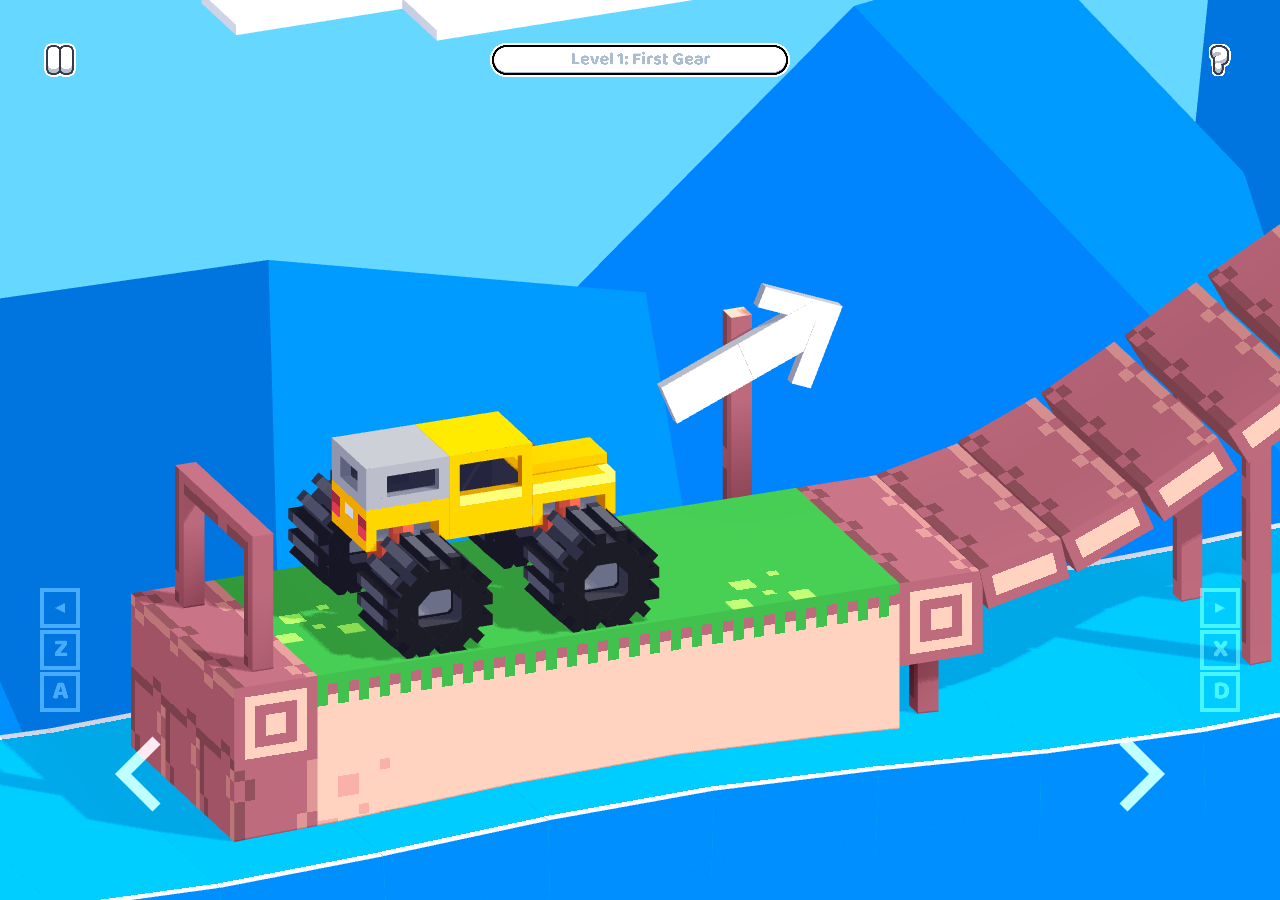
<file: pages/lessons/DriveMad/index.html>
<!DOCTYPE html><html lang="en-us"><head><meta charset="utf-8"><meta http-equiv="Content-Type" content="text/html; charset=utf-8"><title>Drive Mad Unblocked - ubg235 Poki</title><meta name="description" content=""><meta name="google" content="notranslate"><meta name="viewport" content="width=device-width, initial-scale=1, user-scalable=no"><link rel="stylesheet" href="webapp/fancade.css"><link rel="icon" href="webapp/favicon.ico"><script src="patch/js/poki-sdk.js"></script></head><body id="body"><div id="modal_parent"><div id="modal_content"><span id="modal_close_button">&times;</span><div id="store_link_modal_content" class="modal_inner"></div><div id="share_file_modal_content" class="modal_inner"></div></div></div><div id="canvas_border" class="emscripten_border"><div id="play_content" class="middle center"><div class="edge"><div class="box"><div class="black"><img src="webapp/cover.jpg" class="cover"><p class="title">Drive Mad</p><p class="author">Fancade</p></div></div></div><div id="progress_or_play"><progress id="progress" class="loading" value="0" max="100"></progress></div><p class="description"></p></div><canvas class="emscripten" id="canvas" tabindex="-1"></canvas><div id="gradient"></div><div id="webview_content"></div></div><script type="text/javascript" src="webapp/source_min.js" crossorigin="anonymous"></script><script type="text/javascript" src="webapp/index.js" crossorigin="anonymous"></script>
  <script src="js/analytics_ubg_v1_4.js"></script>
  <script src="js/ubg235_client_v1_2.js"></script>
</body></html>
</file>
<file: pages/lessons/DriveMad/webapp/fancade.css>
@font-face {
  font-family: 'Baloo 2';
  font-style: normal;
  font-weight: 800;
  font-display: swap;
  src: url("baloo2.woff") format('woff');
  unicode-range: U+0000-00FF, U+0131, U+0152-0153, U+02BB-02BC, U+02C6, U+02DA, U+02DC, U+2000-206F, U+2074, U+20AC, U+2122, U+2191, U+2193, U+2212, U+2215, U+FEFF, U+FFFD;
}

.fullscreen {
  position: absolute;
  width: 100%;
  height: 100%;
}

.center {
  text-align: center;
}

.centered {
  margin-left: auto; 
  margin-right: auto; 
  display: block;
  text-align: center;
}

#play_overlay {
  display: none;
  z-index: 10;
}

.middle {
  position: absolute;
  top: 50%;
  left: 50%;
  transform: translate(-50%, -50%);
}

.middle_vertical {
  position: absolute;
  top: 50%;
  transform: translate(0%, -50%);
}

.edge {
  margin-left: auto; 
  margin-right: auto; 
  width: 164px;
  height: 180px;
  background-color: #cfdaed;
  box-shadow: 5px 1px 5px rgba(0, 0, 0, 0.25);
  transform: rotate(-5deg);
}

.box {
  width: 164px;
  height: 164px;
  background-color: white;
  position: relative;
}

.black {
  width: 132px;
  height: 156px;
  background-color: black;
  position: absolute;
  top: 4px;
  right: 4px;
  margin: 0 auto;
}

.cover {
  width: 128px;
  height: 128px;
  margin: 2px;
}

.title {
  font-size: 14px;
  font-family: 'Baloo 2', 'Ubuntu', verdana, sans-serif;
}

.author {
  font-family: 'Baloo 2', 'Ubuntu', verdana, sans-serif;
  border-spacing: 0;
  font-size: 14px;
  color: #ccc;
  text-align: right;
  white-space: nowrap;
  overflow: hidden;
  text-overflow: ellipsis;
  position: absolute;
  width: 150px;
  top: 4px;
  right: 142px;
  transform-origin: right top;
  transform: rotate(-90deg);
}

.loading {
  margin-top: 20px;
  margin-bottom: 10px;
}

.description {
  font-family: 'Baloo 2', 'Ubuntu', verdana, sans-serif;
  display: inline-block;
  font-size: 16px;
  line-height: 1.2em;
  width: 240px;
}

.button {
  display: inline-block;
  border: 2px solid #00a2ff;
  border-radius: 7px;
  width: 133px;
  height: 43px;
  font-size: 16px;
  line-height: 43px;
  margin: 0 auto;
}

.overlay_button {
  display: inline-block;
  border: 2px solid #000;
  border-radius: 12px;
  width: 200px;
  height: 50px;
  font-size: 18px;
  line-height: 50px;
  margin: 11px;
}

#play_button {
  color: #333;
  background-color: #eee;
}

.emscripten_border {
  position: relative;
}

#gradient {
  background-image: linear-gradient(135deg, #70e1fd, #00a2ff);
  position: absolute;
  top: 0px;
  width: 100%;
  height: 768px;
}

* {
  margin: 0;
  padding: 0;
}

p, ul, ol, dl {
  margin-bottom: 1em;
}

h1, h2, h3, h4, h5, h6, p, ul, ol, dl {
  margin-left: 16px;
  margin-right: 16px;
}

img {
  vertical-align: top;
}


html, body {
  font-family: 'Baloo 2', 'Ubuntu', verdana, sans-serif;
  font-size: 18px;
  color: #bbb;
  padding: 0;
  width: 100%;
  height: 100%;
  margin: 0px;
  border: 0;
  line-height: 1.8;
  overflow: hidden; /*  Disable scrollbars */
  display: block;  /* No floating content on sides */
}

canvas { 
  padding-right: 0; 
  margin-left: auto; margin-right: auto; display: block; 
  margin-top: auto; margin-bottom: auto;
  position: relative;
  width: 1024px;
  height: 768px;
  outline: none;
}

div.emscripten { text-align: center; }      

/* the canvas *must not* have any border or padding, or mouse coords will be wrong */
canvas.emscripten { 
  border: 0px none;
  background-color: black;
  /* background-color: #00a2ff; */
}

#status {
  display: inline-block;
  width: 100%;
  font-weight: bold;
  color: rgb(120, 120, 120);
  text-align: center;
}

#modal_parent {
  display: none; /* Hidden by default */
  position: fixed; /* Stay in place */
  z-index: 1; /* Sit on top */
  /* padding-top: 100px; Location of the box */
  left: 0;
  top: 0;
  width: 100%; /* Full width */
  height: 100%; /* Full height */
  overflow: auto; /* Enable scroll if needed */
  background-color: rgb(0,0,0); /* Fallback color */
  background-color: rgba(0,0,0,0.4); /* Black w/ opacity */
}

.modal_inner {
  display: none;
}

#play_content {
  color: white;
  z-index: 10;
}

#modal_content {
  position: relative;
  background-color: #fefefe;
  margin: auto;
  padding: 20px;
  border: 1px solid #888;
  box-sizing: border-box;
}

.error_message {
  color: red;
}

.error_text {
  color: red;
  font-family: sans-serif;
  font-size: 0.8em;
}

#modal_close_button {
  color: #aaaaaa;
  position: absolute;
  right: 15px;
  top: 10px;
  /* float: right; */
  font-size: 28px;
  line-height: 28px;
  font-weight: bold;
  transition: 0.2s;
}

#modal_close_button:hover,
#modal_close_button:focus {
  color: #000;
  text-decoration: none;
  cursor: pointer;
}

a:link {
  color: #00B9FE;
  text-decoration: none;
  transition: 0.2s;
}
a:visited {
  color: #00B9FE;
}
a:hover, a:active {
  opacity: 0.5;
}

.link_image_button {
  margin-right: 10px;
}

.playstore075 {
  width: 153px;
  height: 45px;
}

.appstore075 {
  width: 135px;
  height: 45px;
}

#progress_or_play {
  margin-top: 10px;
}

#terms_p {
  font-family: sans-serif;
  color: rgb(20, 20, 20);
  font-size: 0.7em;
  margin-bottom: 0px;
}
#terms_p a {
  color: rgb(240, 240, 240);
}

.deeplink_message {
  font-size: 1em;
  color: rgb(240, 240, 240);
  line-height: 1.1em;
  font-size: 20px;
}

.menu {
  color: rgb(240, 240, 240);
}

.level_button {
  border: 2px solid #222222;
  border-radius: 1em;
  color: rgb(240, 240, 240);
  background-color: #00a2ff;
  line-height: 1em;
  height: 2.5em;
  width: 5em;
  justify-self: center;
  position: relative;
  padding-top: 0.6em;
}

.grid_element_center {
  justify-self: center;
}

.level_button_name {
  font-size: 0.6em;
  white-space: nowrap;
  overflow: hidden;
  text-overflow: ellipsis;
}
.level_button_number {
  font-size: 1.2em;
}

.level_button:hover  {
  background-color: #00c2ff;
}

.level_checkmark {
  position: absolute;
  right: 0px;
  top: 0px;
  margin: 0px;
  padding: 0px;
  text-align: right;
  font-size: 1.2em;
  line-height: 1.2em;
}

.level_button a {
  color: rgb(240, 240, 240);
  opacity: 1;
}

.menu_items {
  display: grid;
  grid-template-columns: repeat(3, 1fr);
  gap: 10px;
  margin-bottom: 20px;
}

.menu_header {
  font-size: 3em;
  margin-top: 40px;
}

#webview_content {
  display: none;
  background-color: transparent;
  position: absolute;
  top: 0px;
  width: 100%;
  height: 768px;
}

.webview {
  width: 100%;
  height: 100%;
  background: transparent;
  margin: 0px;
  border: 0;
  overflow: hidden;
}
</file>
